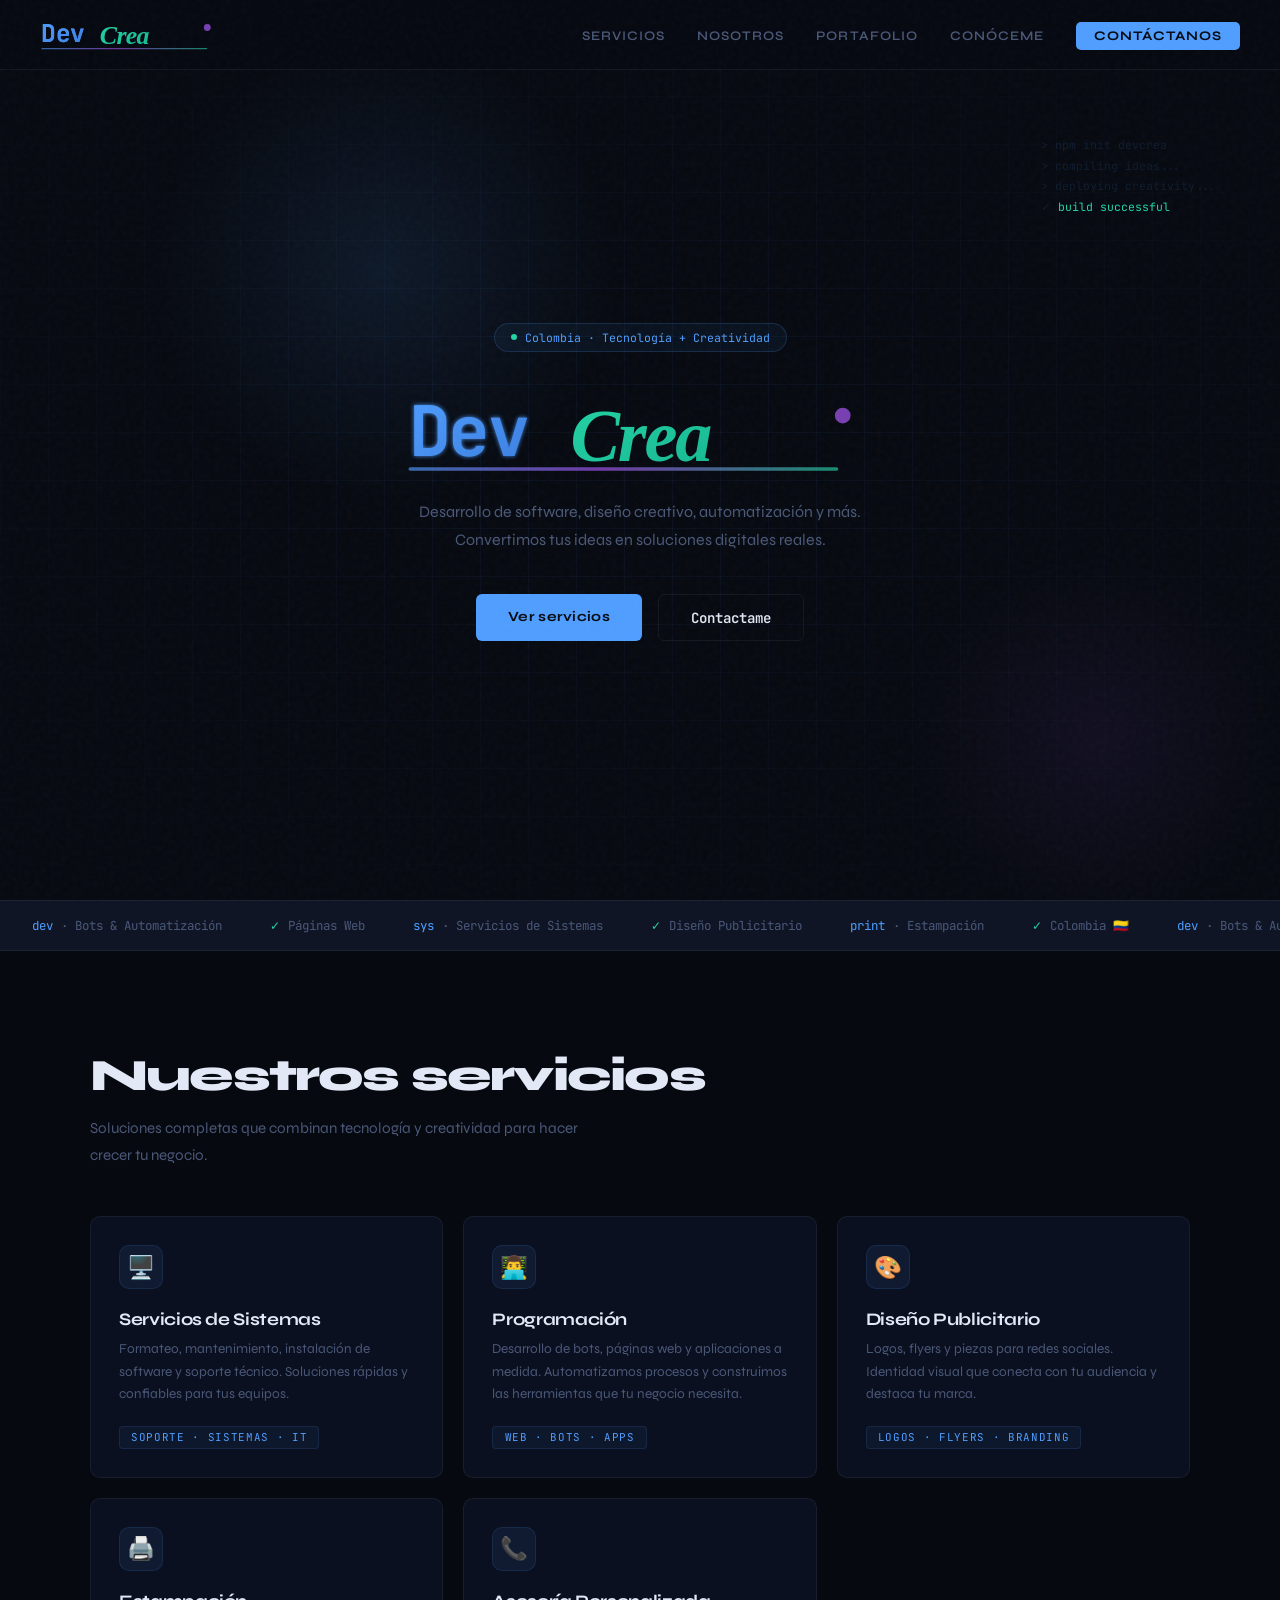
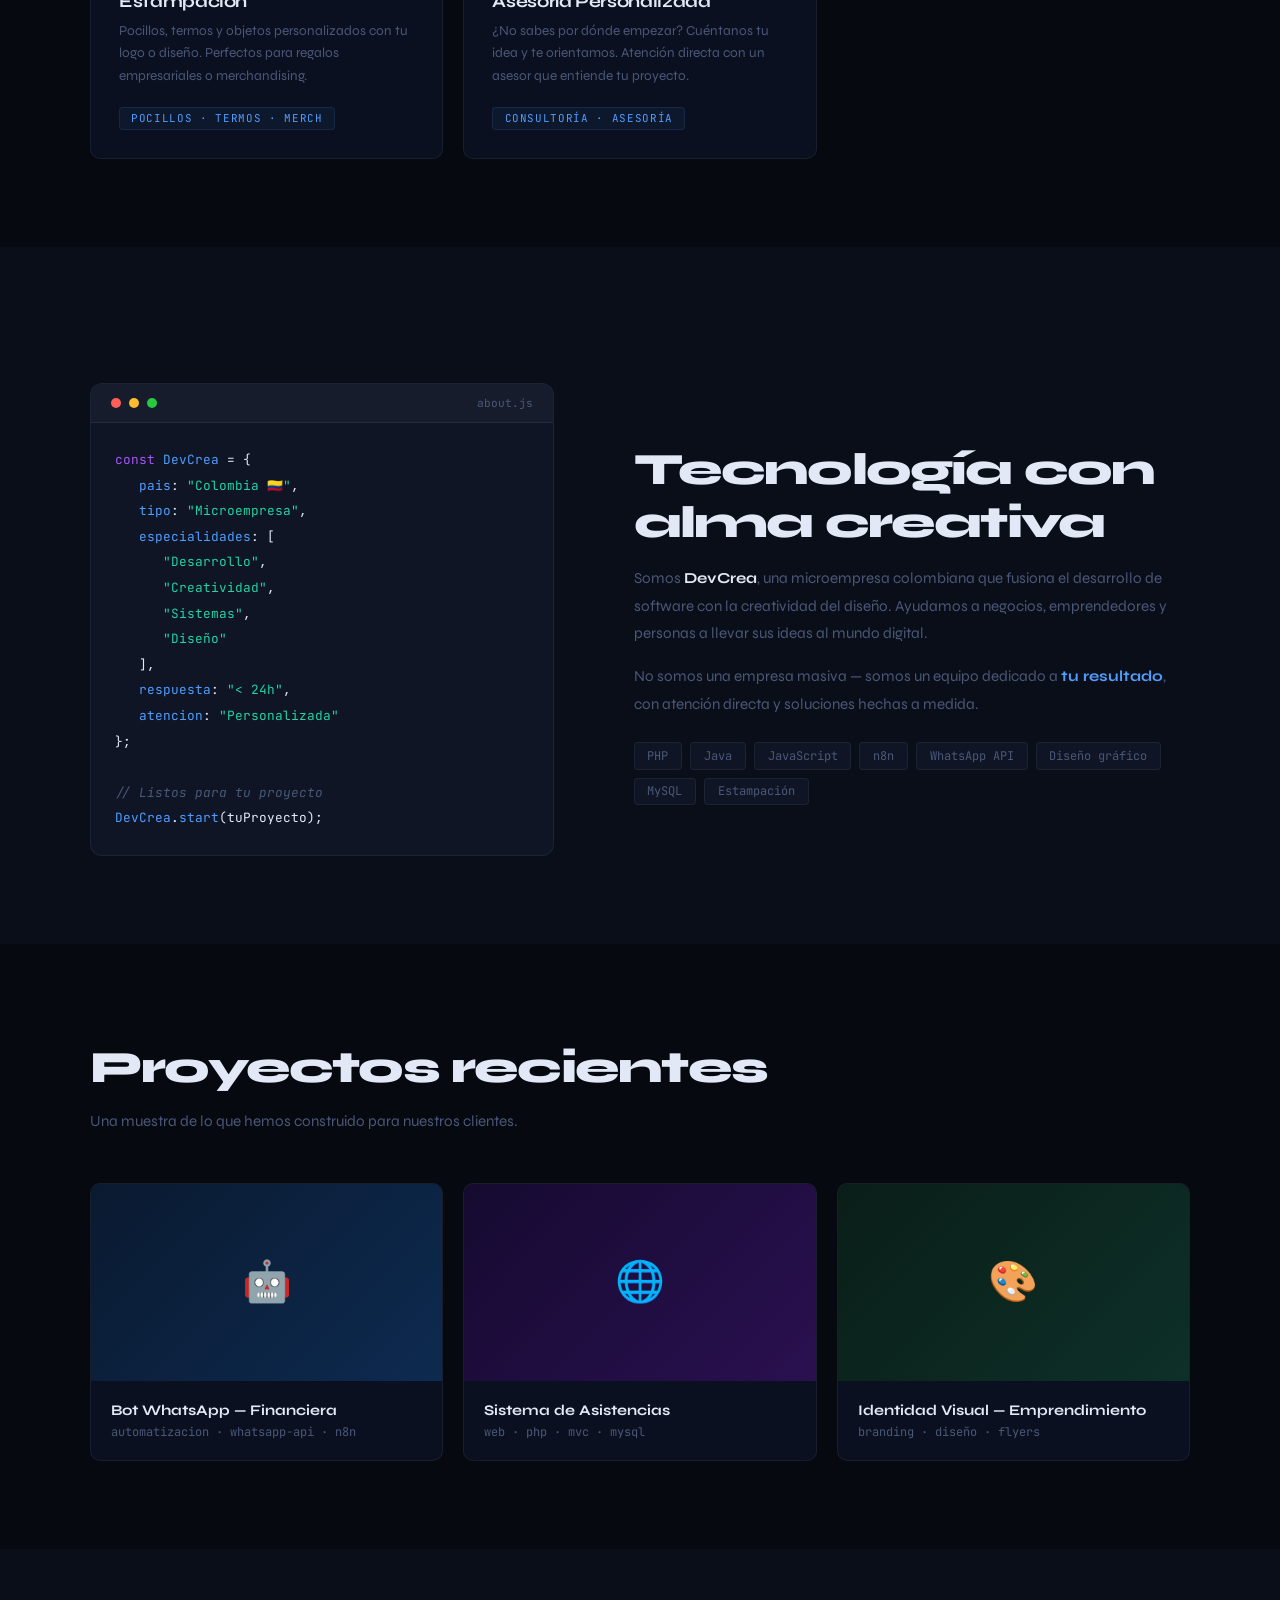
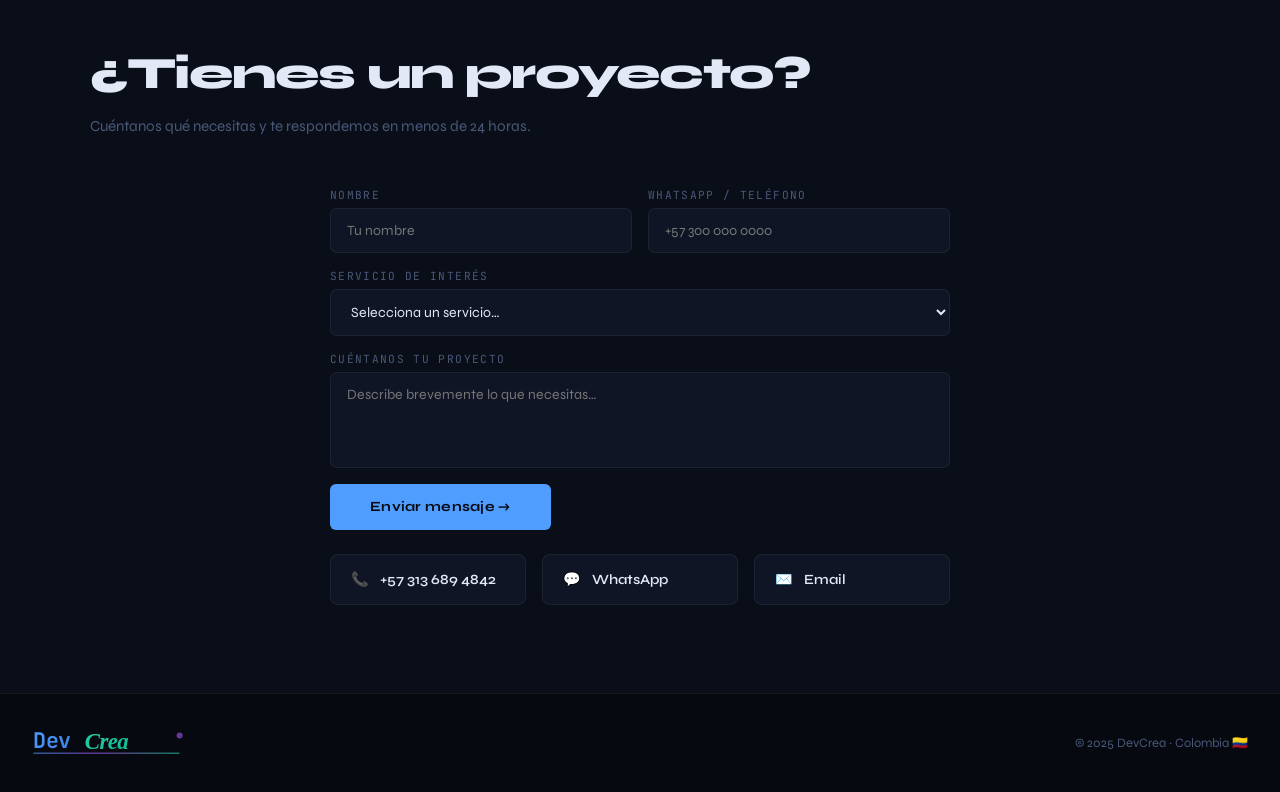
<file: index.html>
<!DOCTYPE html>
<html lang="es">
<head>
  <meta charset="UTF-8" />
  <meta name="viewport" content="width=device-width, initial-scale=1.0"/>
  <title>DevCrea — Desarrollo & Creatividad</title>

  <!-- Favicon -->
  <link rel="icon" type="image/svg+xml" href="assets/devcrea-icon.svg">

  <!-- Fuentes -->
  <link href="https://fonts.googleapis.com/css2?family=JetBrains+Mono:wght@400;700&family=Syne:wght@400;600;700;800&display=swap" rel="stylesheet"/>

  <!-- Estilos -->
  <link rel="stylesheet" href="css/styles.css"/>
</head>
<body>

<!-- ================================
     NAV
     ================================ -->
<nav>
  <div class="logo">
    <a href="#hero" style="display:block;line-height:0;">
      <svg xmlns="http://www.w3.org/2000/svg" viewBox="0 0 260 50" height="34" aria-label="DevCrea">
        <defs>
          <linearGradient id="navDevG" x1="0%" y1="0%" x2="100%" y2="100%">
            <stop offset="0%" style="stop-color:#4f9eff"/><stop offset="100%" style="stop-color:#3a7ee0"/>
          </linearGradient>
          <linearGradient id="navCreaG" x1="0%" y1="0%" x2="100%" y2="100%">
            <stop offset="0%" style="stop-color:#22d3a5"/><stop offset="100%" style="stop-color:#16b892"/>
          </linearGradient>
          <linearGradient id="navLine" x1="0%" y1="0%" x2="100%" y2="0%">
            <stop offset="0%" style="stop-color:#4f9eff"/>
            <stop offset="45%" style="stop-color:#a855f7"/>
            <stop offset="100%" style="stop-color:#22d3a5"/>
          </linearGradient>
          <filter id="navGlow"><feGaussianBlur stdDeviation="1" result="b"/><feMerge><feMergeNode in="b"/><feMergeNode in="SourceGraphic"/></feMerge></filter>
        </defs>
        <text x="2" y="36" font-family="JetBrains Mono,Courier New,monospace" font-size="36" font-weight="700" fill="url(#navDevG)" filter="url(#navGlow)" letter-spacing="-1" class="nav-logo-dev">Dev</text>
        <text x="88" y="38" font-family="Georgia,Times New Roman,serif" font-size="38" font-weight="700" font-style="italic" fill="url(#navCreaG)" letter-spacing="-1" class="nav-logo-crea">Crea</text>
        <circle cx="246" cy="14" r="5" fill="#a855f7" opacity="0.7" class="nav-logo-dot"/>
        <rect x="2" y="44" width="244" height="2" rx="1" fill="url(#navLine)" opacity="0.6" class="nav-logo-line"/>
      </svg>
    </a>
  </div>
  <ul class="nav-links">
    <li><a href="#servicios">Servicios</a></li>
    <li><a href="#sobre-nosotros">Nosotros</a></li>
    <li><a href="#portafolio">Portafolio</a></li>
    <li><a href="conoceme.html">Conóceme</a></li>
    <li><a href="#contacto" class="nav-cta">Contáctanos</a></li>
  </ul>
  <button class="nav-toggle" aria-label="Abrir menú" aria-expanded="false">
    <span></span><span></span><span></span>
  </button>
</nav>

<!-- ================================
     HERO
     ================================ -->
<section id="hero">
  <div class="hero-grid"></div>
  <div class="glow-blue"></div>
  <div class="glow-purple"></div>

  <div class="code-lines">
    &gt; npm init devcrea<br/>
    &gt; compiling ideas...<br/>
    &gt; deploying creativity...<br/>
    ✓ <span style="color:#22d3a5">build successful</span>
  </div>

  <div class="hero-content">
    <div class="hero-tag">
      <span class="dot"></span>
      Colombia · Tecnología + Creatividad
    </div>

    <h1>
      <svg xmlns="http://www.w3.org/2000/svg" viewBox="0 0 420 80" style="height:clamp(60px,10vw,90px);display:block;margin:0 auto 0.25rem;" aria-label="DevCrea">
        <defs>
          <linearGradient id="heroDevG" x1="0%" y1="0%" x2="100%" y2="100%">
            <stop offset="0%" style="stop-color:#4f9eff"/><stop offset="100%" style="stop-color:#3a7ee0"/>
          </linearGradient>
          <linearGradient id="heroCreaG" x1="0%" y1="0%" x2="100%" y2="100%">
            <stop offset="0%" style="stop-color:#22d3a5"/><stop offset="100%" style="stop-color:#16b892"/>
          </linearGradient>
          <linearGradient id="heroLine" x1="0%" y1="0%" x2="100%" y2="0%">
            <stop offset="0%" style="stop-color:#4f9eff"/>
            <stop offset="45%" style="stop-color:#a855f7"/>
            <stop offset="100%" style="stop-color:#22d3a5"/>
          </linearGradient>
          <filter id="heroGlow"><feGaussianBlur stdDeviation="2" result="b"/><feMerge><feMergeNode in="b"/><feMergeNode in="SourceGraphic"/></feMerge></filter>
        </defs>
        <text x="4" y="64" font-family="JetBrains Mono,Courier New,monospace" font-size="62" font-weight="700" fill="url(#heroDevG)" filter="url(#heroGlow)" letter-spacing="-2" class="hero-logo-dev">Dev</text>
        <text x="148" y="68" font-family="Georgia,Times New Roman,serif" font-size="66" font-weight="700" font-style="italic" fill="url(#heroCreaG)" letter-spacing="-2" class="hero-logo-crea">Crea</text>
        <circle cx="390" cy="28" r="7" fill="#a855f7" opacity="0.7" class="hero-logo-dot"/>
        <rect x="4" y="74" width="382" height="3" rx="1.5" fill="url(#heroLine)" opacity="0.65" class="hero-logo-line"/>
      </svg>
    </h1>



    <p class="hero-sub">
      Desarrollo de software, diseño creativo, automatización y más. Convertimos tus ideas en soluciones digitales reales.
    </p>

    <div class="hero-btns">
      <a href="#servicios" class="btn-primary">Ver servicios</a>
      <a href="#contacto" class="btn-outline">Contactame</a>
    </div>
  </div>
</section>

<!-- ================================
     TERMINAL BAND
     ================================ -->
<div class="terminal-band">
  <div class="terminal-scroll">
    <span class="terminal-item"><span class="cmd">dev</span> · Bots & Automatización</span>
    <span class="terminal-item"><span class="val">✓</span> Páginas Web</span>
    <span class="terminal-item"><span class="cmd">sys</span> · Servicios de Sistemas</span>
    <span class="terminal-item"><span class="val">✓</span> Diseño Publicitario</span>
    <span class="terminal-item"><span class="cmd">print</span> · Estampación</span>
    <span class="terminal-item"><span class="val">✓</span> Colombia 🇨🇴</span>
    <span class="terminal-item"><span class="cmd">dev</span> · Bots & Automatización</span>
    <span class="terminal-item"><span class="val">✓</span> Páginas Web</span>
    <span class="terminal-item"><span class="cmd">sys</span> · Servicios de Sistemas</span>
    <span class="terminal-item"><span class="val">✓</span> Diseño Publicitario</span>
    <span class="terminal-item"><span class="cmd">print</span> · Estampación</span>
    <span class="terminal-item"><span class="val">✓</span> Colombia 🇨🇴</span>
  </div>
</div>

<!-- ================================
     SERVICIOS
     ================================ -->
<section id="servicios">
  <div class="container">
    <p class="section-label"></p>
    <h2 class="section-title">Nuestros servicios</h2>
    <p class="section-desc">Soluciones completas que combinan tecnología y creatividad para hacer crecer tu negocio.</p>

    <div class="services-grid">
      <div class="service-card">
        <div class="service-icon">🖥️</div>
        <div class="service-name">Servicios de Sistemas</div>
        <div class="service-desc">Formateo, mantenimiento, instalación de software y soporte técnico. Soluciones rápidas y confiables para tus equipos.</div>
        <span class="service-tag">SOPORTE · SISTEMAS · IT</span>
      </div>
      <div class="service-card">
        <div class="service-icon">👨‍💻</div>
        <div class="service-name">Programación</div>
        <div class="service-desc">Desarrollo de bots, páginas web y aplicaciones a medida. Automatizamos procesos y construimos las herramientas que tu negocio necesita.</div>
        <span class="service-tag">WEB · BOTS · APPS</span>
      </div>
      <div class="service-card">
        <div class="service-icon">🎨</div>
        <div class="service-name">Diseño Publicitario</div>
        <div class="service-desc">Logos, flyers y piezas para redes sociales. Identidad visual que conecta con tu audiencia y destaca tu marca.</div>
        <span class="service-tag">LOGOS · FLYERS · BRANDING</span>
      </div>
      <div class="service-card">
        <div class="service-icon">🖨️</div>
        <div class="service-name">Estampación</div>
        <div class="service-desc">Pocillos, termos y objetos personalizados con tu logo o diseño. Perfectos para regalos empresariales o merchandising.</div>
        <span class="service-tag">POCILLOS · TERMOS · MERCH</span>
      </div>
      <div class="service-card">
        <div class="service-icon">📞</div>
        <div class="service-name">Asesoría Personalizada</div>
        <div class="service-desc">¿No sabes por dónde empezar? Cuéntanos tu idea y te orientamos. Atención directa con un asesor que entiende tu proyecto.</div>
        <span class="service-tag">CONSULTORÍA · ASESORÍA</span>
      </div>
    </div>
  </div>
</section>

<!-- ================================
     SOBRE NOSOTROS
     ================================ -->
<section id="sobre-nosotros">
  <div class="container">
    <div class="about-grid">
      <div class="code-block">
        <div class="code-header">
          <div class="dot-r"></div>
          <div class="dot-y"></div>
          <div class="dot-g"></div>
          <span class="code-filename">about.js</span>
        </div>
        <div class="code-body">
          <span class="c-kw">const</span> <span class="c-fn">DevCrea</span> = {<br/>
          <span class="c-indent"><span class="c-fn">pais</span>: <span class="c-str">"Colombia 🇨🇴"</span>,</span>
          <span class="c-indent"><span class="c-fn">tipo</span>: <span class="c-str">"Microempresa"</span>,</span>
          <span class="c-indent"><span class="c-fn">especialidades</span>: [</span>
          <span class="c-indent" style="padding-left:3rem"><span class="c-str">"Desarrollo"</span>,</span>
          <span class="c-indent" style="padding-left:3rem"><span class="c-str">"Creatividad"</span>,</span>
          <span class="c-indent" style="padding-left:3rem"><span class="c-str">"Sistemas"</span>,</span>
          <span class="c-indent" style="padding-left:3rem"><span class="c-str">"Diseño"</span></span>
          <span class="c-indent">],</span>
          <span class="c-indent"><span class="c-fn">respuesta</span>: <span class="c-str">"&lt; 24h"</span>,</span>
          <span class="c-indent"><span class="c-fn">atencion</span>: <span class="c-str">"Personalizada"</span></span>
          };<br/><br/>
          <span class="c-cm">// Listos para tu proyecto</span><br/>
          <span class="c-fn">DevCrea</span>.<span class="c-fn">start</span>(tuProyecto);
        </div>
      </div>

      <div>
        <p class="section-label"></p>
        <h2 class="section-title">Tecnología con alma creativa</h2>
        <p style="color:var(--muted);line-height:1.8;margin-top:1rem;font-size:0.95rem;">
          Somos <strong style="color:var(--text)">DevCrea</strong>, una microempresa colombiana que fusiona el desarrollo de software con la creatividad del diseño. Ayudamos a negocios, emprendedores y personas a llevar sus ideas al mundo digital.
        </p>
        <p style="color:var(--muted);line-height:1.8;margin-top:1rem;font-size:0.95rem;">
          No somos una empresa masiva — somos un equipo dedicado a <strong style="color:var(--accent)">tu resultado</strong>, con atención directa y soluciones hechas a medida.
        </p>
        <div class="skills-list">
          <span class="skill-chip">PHP</span>
          <span class="skill-chip">Java</span>
          <span class="skill-chip">JavaScript</span>
          <span class="skill-chip">n8n</span>
          <span class="skill-chip">WhatsApp API</span>
          <span class="skill-chip">Diseño gráfico</span>
          <span class="skill-chip">MySQL</span>
          <span class="skill-chip">Estampación</span>
        </div>
      </div>
    </div>
  </div>
</section>

<!-- ================================
     PORTAFOLIO
     ================================ -->
<section id="portafolio">
  <div class="container">
    <p class="section-label"></p>
    <h2 class="section-title">Proyectos recientes</h2>
    <p class="section-desc">Una muestra de lo que hemos construido para nuestros clientes.</p>

    <div class="portfolio-grid">
      <div class="portfolio-card">
        <div class="portfolio-thumb p1">🤖</div>
        <div class="portfolio-info">
          <div class="portfolio-name">Bot WhatsApp — Financiera</div>
          <div class="portfolio-type">automatizacion · whatsapp-api · n8n</div>
        </div>
      </div>
      <div class="portfolio-card">
        <div class="portfolio-thumb p2">🌐</div>
        <div class="portfolio-info">
          <div class="portfolio-name">Sistema de Asistencias</div>
          <div class="portfolio-type">web · php · mvc · mysql</div>
        </div>
      </div>
      <div class="portfolio-card">
        <div class="portfolio-thumb p3">🎨</div>
        <div class="portfolio-info">
          <div class="portfolio-name">Identidad Visual — Emprendimiento</div>
          <div class="portfolio-type">branding · diseño · flyers</div>
        </div>
      </div>
    </div>
  </div>
</section>

<!-- ================================
     CONTACTO
     ================================ -->
<section id="contacto">
  <div class="container">
    <p class="section-label"></p>
    <h2 class="section-title">¿Tienes un proyecto?</h2>
    <p class="section-desc">Cuéntanos qué necesitas y te respondemos en menos de 24 horas.</p>

    <div class="contact-wrap">
      <form class="contact-form" onsubmit="handleSubmit(event)">
        <div class="form-row">
          <div class="form-group">
            <label>Nombre</label>
            <input type="text" placeholder="Tu nombre" required />
          </div>
          <div class="form-group">
            <label>WhatsApp / Teléfono</label>
            <input type="text" placeholder="+57 300 000 0000" />
          </div>
        </div>
        <div class="form-group">
          <label>Servicio de interés</label>
          <select>
            <option value="">Selecciona un servicio…</option>
            <option>Servicios de sistemas</option>
            <option>Programación (bots, webs, apps)</option>
            <option>Diseño publicitario</option>
            <option>Estampación</option>
            <option>Asesoría personalizada</option>
          </select>
        </div>
        <div class="form-group">
          <label>Cuéntanos tu proyecto</label>
          <textarea rows="4" placeholder="Describe brevemente lo que necesitas…"></textarea>
        </div>
        <button type="submit" class="btn-primary" style="align-self:flex-start;padding:0.9rem 2.5rem;">
          Enviar mensaje →
        </button>
      </form>

      <div class="contact-alt">
        <a href="tel:+573136894842" class="contact-link">
          <span>📞</span> +57 313 689 4842
        </a>
        <a href="https://wa.me/573136894842" target="_blank" class="contact-link">
          <span>💬</span> WhatsApp
        </a>
        <a href="mailto:hola@devcrea.co" class="contact-link">
          <span>✉️</span> Email
        </a>
      </div>
    </div>
  </div>
</section>

<!-- ================================
     FOOTER
     ================================ -->
<footer>
  <div class="footer-logo">
    <svg xmlns="http://www.w3.org/2000/svg" viewBox="0 0 260 50" height="30" aria-label="DevCrea">
      <defs>
        <linearGradient id="ftDevG" x1="0%" y1="0%" x2="100%" y2="100%">
          <stop offset="0%" style="stop-color:#4f9eff"/><stop offset="100%" style="stop-color:#3a7ee0"/>
        </linearGradient>
        <linearGradient id="ftCreaG" x1="0%" y1="0%" x2="100%" y2="100%">
          <stop offset="0%" style="stop-color:#22d3a5"/><stop offset="100%" style="stop-color:#16b892"/>
        </linearGradient>
        <linearGradient id="ftLine" x1="0%" y1="0%" x2="100%" y2="0%">
          <stop offset="0%" style="stop-color:#4f9eff"/>
          <stop offset="45%" style="stop-color:#a855f7"/>
          <stop offset="100%" style="stop-color:#22d3a5"/>
        </linearGradient>
      </defs>
      <text x="2" y="36" font-family="JetBrains Mono,Courier New,monospace" font-size="36" font-weight="700" fill="url(#ftDevG)" letter-spacing="-1">Dev</text>
      <text x="88" y="38" font-family="Georgia,Times New Roman,serif" font-size="38" font-weight="700" font-style="italic" fill="url(#ftCreaG)" letter-spacing="-1">Crea</text>
      <circle cx="246" cy="16" r="5" fill="#a855f7" opacity="0.6"/>
      <rect x="2" y="44" width="244" height="2.5" rx="1.5" fill="url(#ftLine)" opacity="0.55"/>
    </svg>
  </div>
  <p>© 2025 DevCrea · Colombia 🇨🇴</p>
</footer>

<!-- JavaScript -->
<script src="js/main.js"></script>

</body>
</html>
</file>
<file: css/styles.css>
/* ================================
   DevCrea — Estilos principales
   styles.css
   ================================ */

*, *::before, *::after { box-sizing: border-box; margin: 0; padding: 0; }

/* Variables globales */
:root {
  --bg:      #060910;
  --bg2:     #0a0e18;
  --bg3:     #0f1525;
  --border:  rgba(255,255,255,0.06);
  --accent:  #4f9eff;
  --accent2: #a855f7;
  --accent3: #22d3a5;
  --text:    #e2e8f5;
  --muted:   #4a5878;
  --card:    #0b1020;
}

html { scroll-behavior: smooth; }

body {
  background: var(--bg);
  color: var(--text);
  font-family: 'Syne', sans-serif;
  overflow-x: hidden;
}

/* Textura de ruido sutil */
body::before {
  content: '';
  position: fixed;
  inset: 0;
  background-image: url("data:image/svg+xml,%3Csvg viewBox='0 0 200 200' xmlns='http://www.w3.org/2000/svg'%3E%3Cfilter id='n'%3E%3CfeTurbulence type='fractalNoise' baseFrequency='0.85' numOctaves='4' stitchTiles='stitch'/%3E%3C/filter%3E%3Crect width='100%25' height='100%25' filter='url(%23n)' opacity='0.03'/%3E%3C/svg%3E");
  pointer-events: none;
  z-index: 9999;
}

/* ================================
   NAV
   ================================ */
nav {
  position: fixed;
  top: 0; left: 0; right: 0;
  z-index: 100;
  display: flex;
  justify-content: space-between;
  align-items: center;
  padding: 1.1rem 2.5rem;
  background: rgba(6,9,16,0.88);
  backdrop-filter: blur(20px);
  border-bottom: 1px solid var(--border);
}

.logo {
  font-family: 'JetBrains Mono', monospace;
  font-size: 1.25rem;
  font-weight: 700;
  display: flex;
  align-items: center;
}

.nav-links {
  display: flex;
  gap: 2rem;
  list-style: none;
}
.nav-links a {
  text-decoration: none;
  color: var(--muted);
  font-size: 0.82rem;
  font-weight: 600;
  letter-spacing: 0.08em;
  text-transform: uppercase;
  transition: color 0.2s;
}
.nav-links a:hover { color: var(--accent); }

.nav-cta {
  background: var(--accent);
  color: #060910 !important;
  padding: 0.4rem 1.1rem;
  border-radius: 5px;
  font-weight: 700 !important;
}
.nav-cta:hover { background: #3a8aee; }

/* ================================
   HERO
   ================================ */
#hero {
  min-height: 100vh;
  display: flex;
  align-items: center;
  justify-content: center;
  position: relative;
  padding: 8rem 2rem 4rem;
  overflow: hidden;
}

.hero-grid {
  position: absolute;
  inset: 0;
  background-image:
    linear-gradient(rgba(79,158,255,0.05) 1px, transparent 1px),
    linear-gradient(90deg, rgba(79,158,255,0.05) 1px, transparent 1px);
  background-size: 48px 48px;
  mask-image: radial-gradient(ellipse 75% 65% at 50% 50%, black 20%, transparent 100%);
  animation: gridMove 20s linear infinite;
}
@keyframes gridMove {
  0%   { background-position: 0 0; }
  100% { background-position: 48px 48px; }
}

.glow-blue {
  position: absolute;
  width: 500px; height: 500px;
  background: radial-gradient(circle, rgba(79,158,255,0.1) 0%, transparent 65%);
  top: 30%; left: 30%;
  transform: translate(-50%, -50%);
  pointer-events: none;
  animation: floatGlow 8s ease-in-out infinite;
}
.glow-purple {
  position: absolute;
  width: 400px; height: 400px;
  background: radial-gradient(circle, rgba(168,85,247,0.07) 0%, transparent 65%);
  top: 60%; left: 70%;
  pointer-events: none;
  animation: floatGlow 10s ease-in-out infinite reverse;
}
@keyframes floatGlow {
  0%, 100% { transform: translate(0, 0); }
  50%       { transform: translate(20px, -20px); }
}

.code-lines {
  position: absolute;
  top: 15%; right: 5%;
  font-family: 'JetBrains Mono', monospace;
  font-size: 0.72rem;
  color: rgba(79,158,255,0.12);
  line-height: 1.8;
  pointer-events: none;
  animation: fadeUp 1s 0.8s ease both;
}

.hero-content {
  text-align: center;
  position: relative;
  z-index: 2;
  max-width: 820px;
}

.hero-tag {
  display: inline-flex;
  align-items: center;
  gap: 0.5rem;
  background: rgba(79,158,255,0.06);
  border: 1px solid rgba(79,158,255,0.18);
  color: var(--accent);
  padding: 0.38rem 1rem;
  border-radius: 100px;
  font-family: 'JetBrains Mono', monospace;
  font-size: 0.72rem;
  margin-bottom: 2rem;
  animation: fadeUp 0.5s ease both;
}
.hero-tag .dot {
  width: 6px; height: 6px;
  background: var(--accent3);
  border-radius: 50%;
  animation: pulse 2s infinite;
}

h1 {
  margin-bottom: 1.5rem;
  animation: fadeUp 0.5s 0.1s ease both;
}

.tagline-code {
  font-family: 'JetBrains Mono', monospace;
  font-size: clamp(0.9rem, 2vw, 1.1rem);
  color: var(--muted);
  margin-bottom: 1rem;
  animation: fadeUp 0.5s 0.15s ease both;
}
.tagline-code .str { color: var(--accent3); }
.tagline-code .fn  { color: var(--accent2); }

.hero-sub {
  font-size: 1rem;
  color: var(--muted);
  line-height: 1.75;
  max-width: 480px;
  margin: 0 auto 2.5rem;
  animation: fadeUp 0.5s 0.2s ease both;
}

.hero-btns {
  display: flex;
  gap: 1rem;
  justify-content: center;
  flex-wrap: wrap;
  animation: fadeUp 0.5s 0.3s ease both;
}

/* ================================
   BOTONES
   ================================ */
.btn-primary {
  background: var(--accent);
  color: #060910;
  padding: 0.85rem 2rem;
  border-radius: 6px;
  font-weight: 700;
  font-size: 0.88rem;
  text-decoration: none;
  letter-spacing: 0.02em;
  transition: all 0.2s;
  border: none;
  cursor: pointer;
  font-family: 'Syne', sans-serif;
}
.btn-primary:hover {
  background: #3a8aee;
  transform: translateY(-2px);
  box-shadow: 0 10px 36px rgba(79,158,255,0.3);
}

.btn-outline {
  background: transparent;
  color: var(--text);
  padding: 0.85rem 2rem;
  border-radius: 6px;
  font-weight: 600;
  font-size: 0.88rem;
  text-decoration: none;
  border: 1px solid var(--border);
  transition: all 0.2s;
  font-family: 'JetBrains Mono', monospace;
}
.btn-outline:hover { border-color: var(--accent); color: var(--accent); }

/* ================================
   ANIMACIONES
   ================================ */
@keyframes fadeUp {
  from { opacity: 0; transform: translateY(22px); }
  to   { opacity: 1; transform: translateY(0); }
}
@keyframes pulse {
  0%, 100% { opacity: 1; transform: scale(1); }
  50%       { opacity: 0.3; transform: scale(0.7); }
}

/* ================================
   TERMINAL BAND
   ================================ */
.terminal-band {
  background: var(--bg3);
  border-top: 1px solid var(--border);
  border-bottom: 1px solid var(--border);
  padding: 1rem 2rem;
  overflow: hidden;
}
.terminal-scroll {
  display: flex;
  gap: 3rem;
  animation: scroll 18s linear infinite;
  white-space: nowrap;
  width: max-content;
}
@keyframes scroll {
  0%   { transform: translateX(0); }
  100% { transform: translateX(-50%); }
}
.terminal-item {
  font-family: 'JetBrains Mono', monospace;
  font-size: 0.78rem;
  color: var(--muted);
  display: flex;
  align-items: center;
  gap: 0.5rem;
}
.terminal-item .cmd { color: var(--accent); }
.terminal-item .val { color: var(--accent3); }

/* ================================
   SECCIONES GENERALES
   ================================ */
section { padding: 5.5rem 2rem; }
.container { max-width: 1100px; margin: 0 auto; }

.section-label {
  font-family: 'JetBrains Mono', monospace;
  font-size: 0.7rem;
  color: var(--accent);
  letter-spacing: 0.18em;
  text-transform: uppercase;
  margin-bottom: 0.6rem;
  opacity: 0.8;
}
.section-title {
  font-size: clamp(2rem, 4vw, 2.8rem);
  font-weight: 800;
  letter-spacing: -0.04em;
  margin-bottom: 0.85rem;
}
.section-desc {
  color: var(--muted);
  font-size: 0.95rem;
  line-height: 1.75;
  max-width: 520px;
}

/* ================================
   SERVICIOS
   ================================ */
#servicios { background: var(--bg); }

.services-grid {
  display: grid;
  grid-template-columns: repeat(auto-fill, minmax(310px, 1fr));
  gap: 1.25rem;
  margin-top: 3rem;
}

.service-card {
  background: var(--card);
  border: 1px solid var(--border);
  border-radius: 10px;
  padding: 1.75rem;
  position: relative;
  overflow: hidden;
  transition: all 0.3s;
}
.service-card::after {
  content: '';
  position: absolute;
  top: 0; left: 0; right: 0;
  height: 2px;
  background: linear-gradient(90deg, var(--accent), var(--accent2));
  opacity: 0;
  transition: opacity 0.3s;
}
.service-card:hover {
  border-color: rgba(79,158,255,0.2);
  transform: translateY(-4px);
  box-shadow: 0 20px 50px rgba(0,0,0,0.5);
}
.service-card:hover::after { opacity: 1; }

.service-icon {
  width: 44px; height: 44px;
  background: rgba(79,158,255,0.08);
  border: 1px solid rgba(79,158,255,0.12);
  border-radius: 10px;
  display: flex;
  align-items: center;
  justify-content: center;
  font-size: 1.4rem;
  margin-bottom: 1.25rem;
}
.service-name {
  font-size: 1.1rem;
  font-weight: 700;
  margin-bottom: 0.5rem;
  letter-spacing: -0.02em;
}
.service-desc {
  color: var(--muted);
  font-size: 0.85rem;
  line-height: 1.65;
}
.service-tag {
  display: inline-block;
  margin-top: 1.25rem;
  padding: 0.22rem 0.7rem;
  background: rgba(79,158,255,0.06);
  border: 1px solid rgba(79,158,255,0.12);
  color: var(--accent);
  border-radius: 4px;
  font-size: 0.68rem;
  font-family: 'JetBrains Mono', monospace;
  letter-spacing: 0.06em;
}

/* ================================
   SOBRE NOSOTROS
   ================================ */
#sobre-nosotros { background: var(--bg2); }

.about-grid {
  display: grid;
  grid-template-columns: 1fr 1.2fr;
  gap: 5rem;
  align-items: center;
  margin-top: 3rem;
}

.code-block {
  background: var(--bg3);
  border: 1px solid var(--border);
  border-radius: 12px;
  overflow: hidden;
  font-family: 'JetBrains Mono', monospace;
}
.code-header {
  background: rgba(255,255,255,0.03);
  border-bottom: 1px solid var(--border);
  padding: 0.75rem 1.25rem;
  display: flex;
  align-items: center;
  gap: 0.5rem;
}
.dot-r { width:10px; height:10px; border-radius:50%; background:#ff5f57; }
.dot-y { width:10px; height:10px; border-radius:50%; background:#febc2e; }
.dot-g { width:10px; height:10px; border-radius:50%; background:#28c840; }
.code-filename { margin-left:auto; font-size:0.7rem; color:var(--muted); }

.code-body {
  padding: 1.5rem;
  font-size: 0.8rem;
  line-height: 2;
}
.c-kw  { color: var(--accent2); }
.c-fn  { color: var(--accent); }
.c-str { color: var(--accent3); }
.c-cm  { color: var(--muted); font-style: italic; }
.c-indent { padding-left: 1.5rem; display: block; }

.skills-list {
  display: flex;
  flex-wrap: wrap;
  gap: 0.5rem;
  margin-top: 1.5rem;
}
.skill-chip {
  background: var(--bg3);
  border: 1px solid var(--border);
  padding: 0.3rem 0.8rem;
  border-radius: 4px;
  font-size: 0.75rem;
  color: var(--muted);
  font-family: 'JetBrains Mono', monospace;
  transition: all 0.2s;
}
.skill-chip:hover { border-color: var(--accent); color: var(--accent); }

/* ================================
   PORTAFOLIO
   ================================ */
#portafolio { background: var(--bg); }

.portfolio-grid {
  display: grid;
  grid-template-columns: repeat(auto-fill, minmax(290px, 1fr));
  gap: 1.25rem;
  margin-top: 3rem;
}
.portfolio-card {
  background: var(--card);
  border: 1px solid var(--border);
  border-radius: 10px;
  overflow: hidden;
  transition: all 0.3s;
}
.portfolio-card:hover {
  transform: translateY(-4px);
  border-color: rgba(168,85,247,0.25);
  box-shadow: 0 16px 48px rgba(0,0,0,0.5);
}
.portfolio-thumb {
  width: 100%;
  aspect-ratio: 16/9;
  display: flex;
  align-items: center;
  justify-content: center;
  font-size: 2.5rem;
  overflow: hidden;
}
.p1 { background: linear-gradient(135deg, #0a1a30, #0d2a50); }
.p2 { background: linear-gradient(135deg, #150a30, #2a1050); }
.p3 { background: linear-gradient(135deg, #0a1e18, #0d3028); }

.portfolio-info    { padding: 1.25rem; }
.portfolio-name    { font-weight: 700; margin-bottom: 0.3rem; font-size: 0.92rem; }
.portfolio-type    { font-size: 0.75rem; color: var(--muted); font-family: 'JetBrains Mono', monospace; }

/* ================================
   CONTACTO
   ================================ */
#contacto { background: var(--bg2); }

.contact-wrap { max-width: 620px; margin: 3rem auto 0; }
.contact-form { display: flex; flex-direction: column; gap: 1rem; }
.form-row     { display: grid; grid-template-columns: 1fr 1fr; gap: 1rem; }
.form-group   { display: flex; flex-direction: column; gap: 0.4rem; }

.form-group label {
  font-size: 0.7rem;
  color: var(--muted);
  letter-spacing: 0.12em;
  text-transform: uppercase;
  font-family: 'JetBrains Mono', monospace;
}
.form-group input,
.form-group select,
.form-group textarea {
  background: var(--bg3);
  border: 1px solid var(--border);
  border-radius: 7px;
  padding: 0.8rem 1rem;
  color: var(--text);
  font-family: 'Syne', sans-serif;
  font-size: 0.88rem;
  transition: border-color 0.2s, box-shadow 0.2s;
  outline: none;
  resize: none;
}
.form-group input:focus,
.form-group select:focus,
.form-group textarea:focus {
  border-color: var(--accent);
  box-shadow: 0 0 0 3px rgba(79,158,255,0.08);
}
.form-group select option { background: var(--bg3); }

.contact-alt {
  display: flex;
  gap: 1rem;
  margin-top: 1.5rem;
  flex-wrap: wrap;
}
.contact-link {
  flex: 1;
  min-width: 150px;
  background: var(--bg3);
  border: 1px solid var(--border);
  border-radius: 8px;
  padding: 1rem 1.25rem;
  text-decoration: none;
  color: var(--text);
  display: flex;
  align-items: center;
  gap: 0.7rem;
  transition: all 0.2s;
  font-weight: 600;
  font-size: 0.88rem;
}
.contact-link:hover { border-color: var(--accent); color: var(--accent); transform: translateY(-2px); }

/* ================================
   FOOTER
   ================================ */
footer {
  background: var(--bg);
  border-top: 1px solid var(--border);
  padding: 2rem;
  display: flex;
  justify-content: space-between;
  align-items: center;
  flex-wrap: wrap;
  gap: 1rem;
}
footer p { color: var(--muted); font-size: 0.8rem; }

/* ================================
   HAMBURGER BUTTON
   ================================ */
.nav-toggle {
  display: none;
  flex-direction: column;
  justify-content: space-between;
  width: 26px;
  height: 19px;
  background: none;
  border: none;
  cursor: pointer;
  padding: 0;
  z-index: 200;
}
.nav-toggle span {
  display: block;
  width: 100%;
  height: 2px;
  background: var(--text);
  border-radius: 2px;
  transition: transform 0.3s, opacity 0.3s;
}
/* Cruz cuando está abierto */
.nav-toggle.open span:nth-child(1) { transform: translateY(8.5px) rotate(45deg); }
.nav-toggle.open span:nth-child(2) { opacity: 0; }
.nav-toggle.open span:nth-child(3) { transform: translateY(-8.5px) rotate(-45deg); }

/* ================================
   RESPONSIVE
   ================================ */
@media (max-width: 768px) {
  nav { padding: 1rem 1.25rem; position: relative; }

  .nav-toggle { display: flex; }

  .nav-links {
    display: flex;
    flex-direction: column;
    gap: 0;
    position: absolute;
    top: 100%;
    left: 0;
    right: 0;
    background: rgba(6,9,16,0.97);
    backdrop-filter: blur(20px);
    border-bottom: 1px solid var(--border);
    padding: 0;
    max-height: 0;
    overflow: hidden;
    transition: max-height 0.35s ease, padding 0.35s ease;
  }
  .nav-links.open {
    max-height: 320px;
    padding: 1rem 0;
  }
  .nav-links li { text-align: center; }
  .nav-links a {
    display: block;
    padding: 0.85rem 1.5rem;
    font-size: 0.9rem;
  }
  .nav-links .nav-cta {
    margin: 0.5rem 1.5rem 0;
    display: block;
    border-radius: 6px;
    text-align: center;
  }

  .about-grid  { grid-template-columns: 1fr; gap: 2rem; }
  .form-row    { grid-template-columns: 1fr; }
  .code-lines  { display: none; }
  footer       { justify-content: center; text-align: center; }
}
</file>
